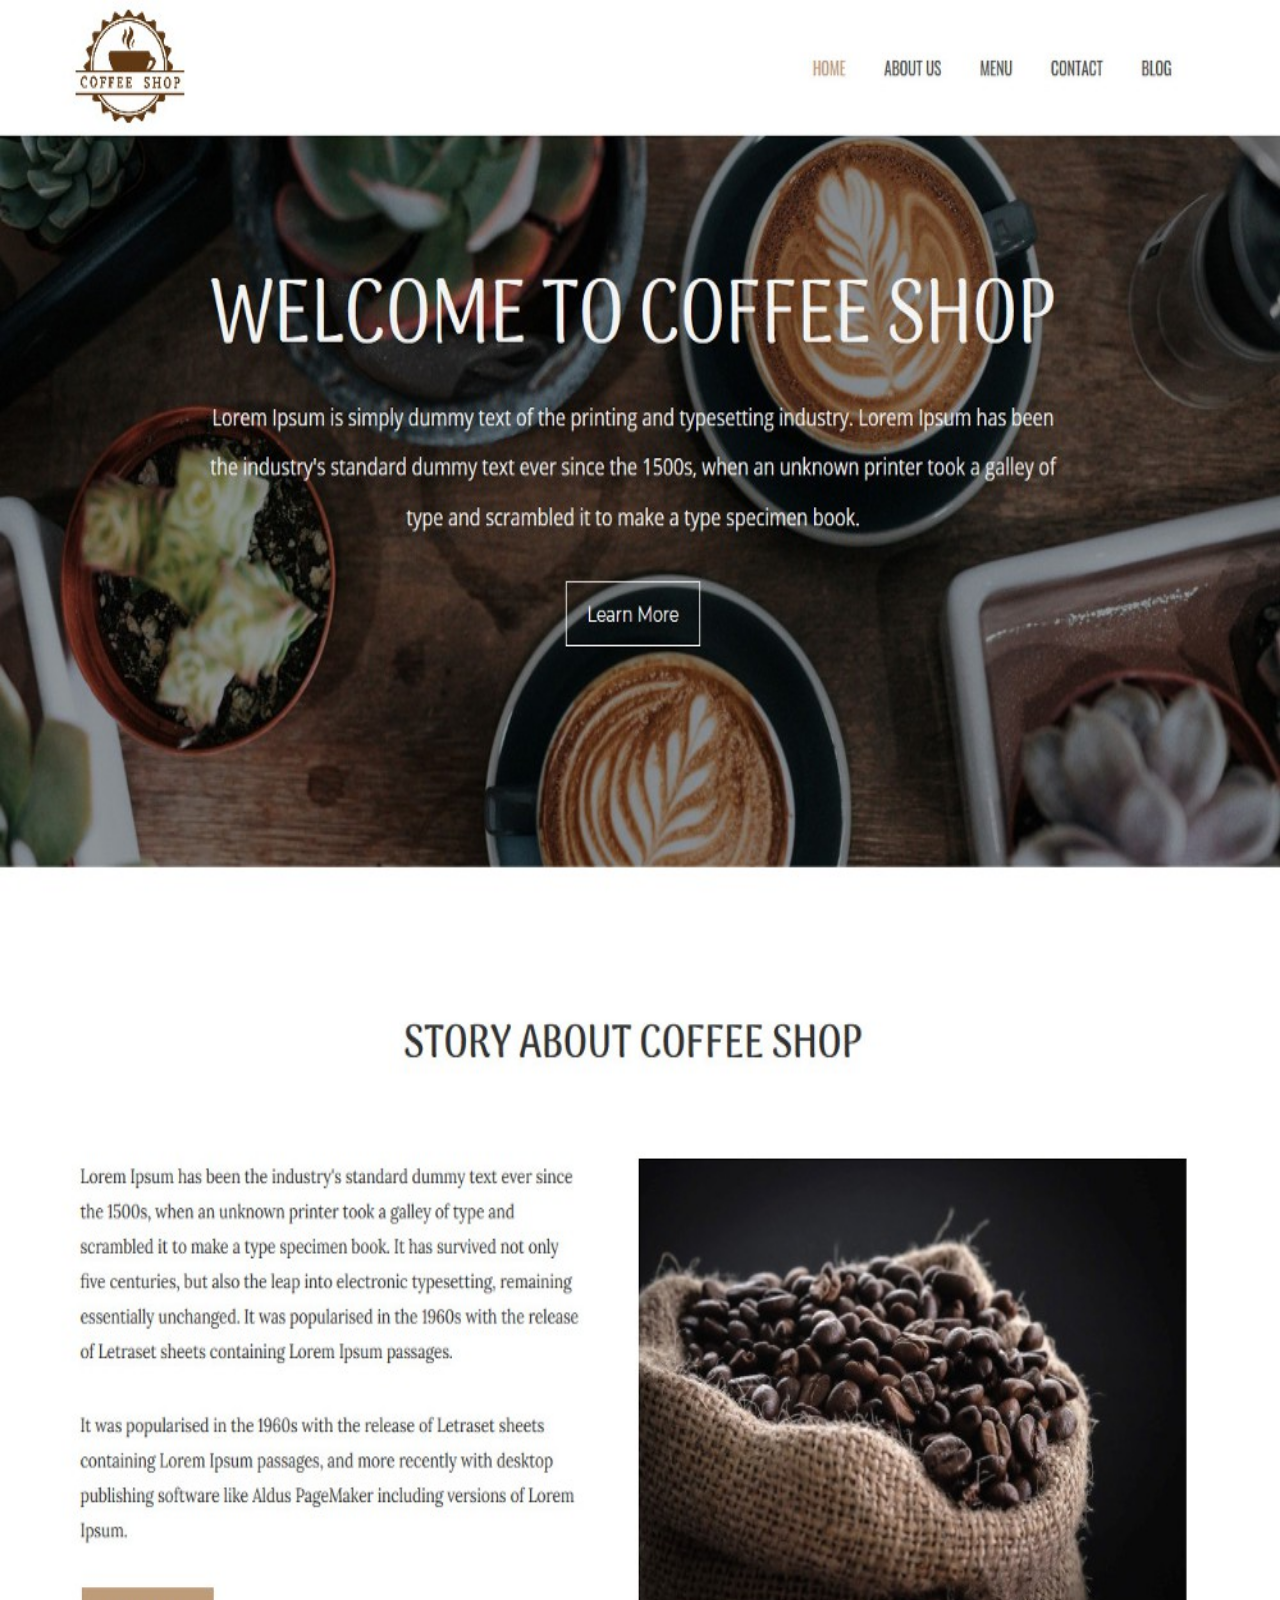
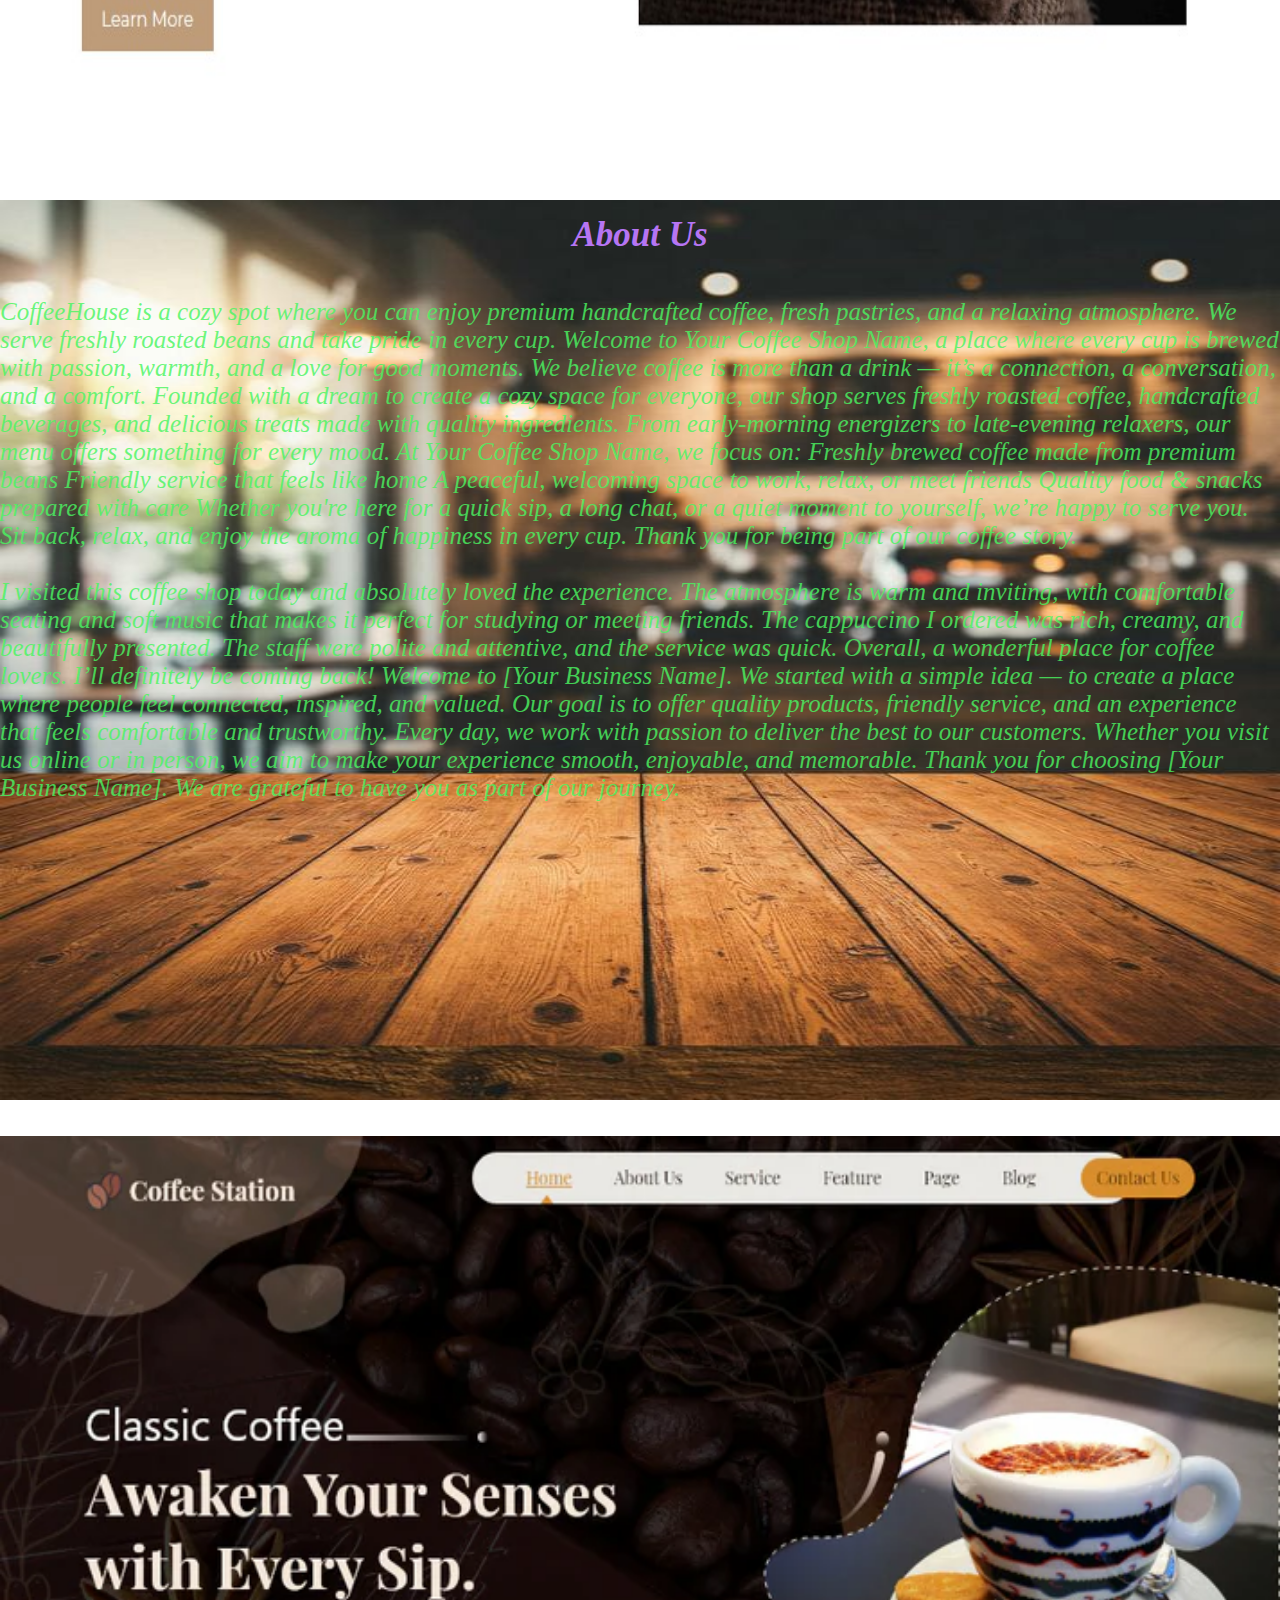
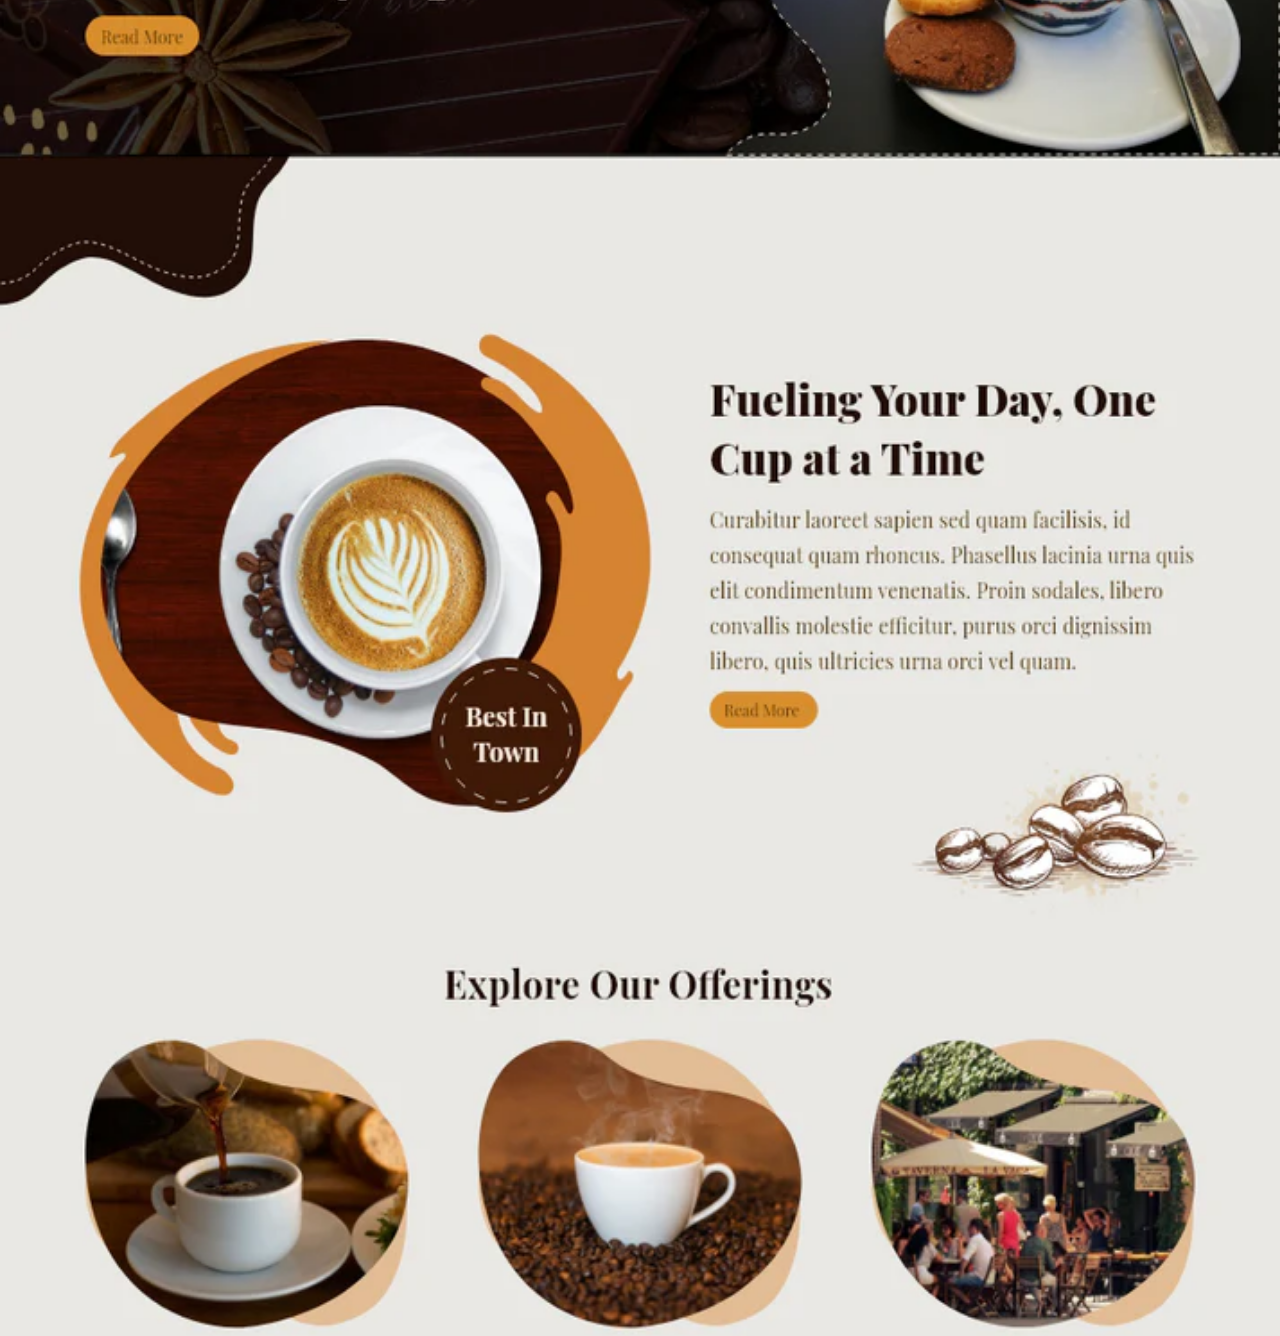
<file: about.html>
<!DOCTYPE html>
<html lang="en">
<head>
    <meta charset="UTF-8">
    <meta name="viewport" content="width=device-width, initial-scale=1.0">
    <title>Document</title>
    <style>
        *{
            margin: 0;
            padding: 0;
            box-sizing: border-box;
        }
        /* body{
             background-image: url(./bgabout.jfif);
             background-repeat: no-repeat;
              /* background-size: 100% 100%; 
              width: 100%;
        } */
        /* About Section */
        .about-text{
            height: 100vh;
             background-image: url(./bgabout.jfif); 
             background-size: 100% 100%; 
             background-repeat: no-repeat;
             color: white;
             /* margin-top: 20px; */
        }
        h2{
            text-align: center;
            font-size: 35px;
            color: rgb(182, 117, 243);
            padding:15px;
            font-style: italic;
        }
        .about-text p{
            font-size: 25px;
            color: rgba(74, 245, 97, 0.815);
            font-style: italic;
        
        }
        .second-about{
            height: 200vh;
            background-image: url(./about1.webp);
            background-repeat: no-repeat;
            background-size: 100% 100%;
        }
        .third-about{
             height: 200vh;
            background-image: url(./about3.jpg);
            background-repeat: no-repeat;
            background-size: 100% 100%;

        }

    
    </style>
</head>
<body>
    <!-- About -->

       </div>
         <div class="third-about">

         </div>

        <div class="about-text">
            <h2>About Us</h2>
    
     <p>
        <br>
     CoffeeHouse is a cozy spot where you can enjoy premium 
     handcrafted coffee, fresh pastries, and a relaxing atmosphere. 
     We serve freshly roasted beans and take pride in every cup.
     Welcome to Your Coffee Shop Name, a place where every cup is brewed with passion, warmth, and a love for good moments.
We believe coffee is more than a drink — it’s a connection, a conversation, and a comfort.

Founded with a dream to create a cozy space for everyone, our shop serves freshly roasted coffee, handcrafted beverages, and delicious treats made with quality ingredients. From early-morning energizers to late-evening relaxers, our menu offers something for every mood.

At Your Coffee Shop Name, we focus on:

Freshly brewed coffee made from premium beans

Friendly service that feels like home

A peaceful, welcoming space to work, relax, or meet friends

Quality food & snacks prepared with care
Whether you're here for a quick sip, a long chat, or a quiet moment to yourself, we’re happy to serve you.
Sit back, relax, and enjoy the aroma of happiness in every cup.
Thank you for being part of our coffee story.
<br>
<br>

I visited this coffee shop today and absolutely loved the experience. The atmosphere is warm and inviting, with comfortable seating and soft music that makes it perfect for studying or meeting friends.
The cappuccino I ordered was rich, creamy, and beautifully presented. The staff were polite and attentive, and the service was quick.
Overall, a wonderful place for coffee lovers. I’ll definitely be coming back!

Welcome to [Your Business Name].
We started with a simple idea — to create a place where people feel connected, inspired, and valued. Our goal is to offer quality products, friendly service, and an experience that feels comfortable and trustworthy.

Every day, we work with passion to deliver the best to our customers. Whether you visit us online or in person, we aim to make your experience smooth, enjoyable, and memorable.

Thank you for choosing [Your Business Name]. We are grateful to have you as part of our journey.
           </p>
        </div>
        <br>
        <br>
        <div class="second-about">
        <!-- <img src="./about1.webp" width="100%" height="90vh"/> -->
         <!-- </div>
         <div class="third-about">

         </div> -->

      </div>
    </section>

    
</body>
</html>
</file>
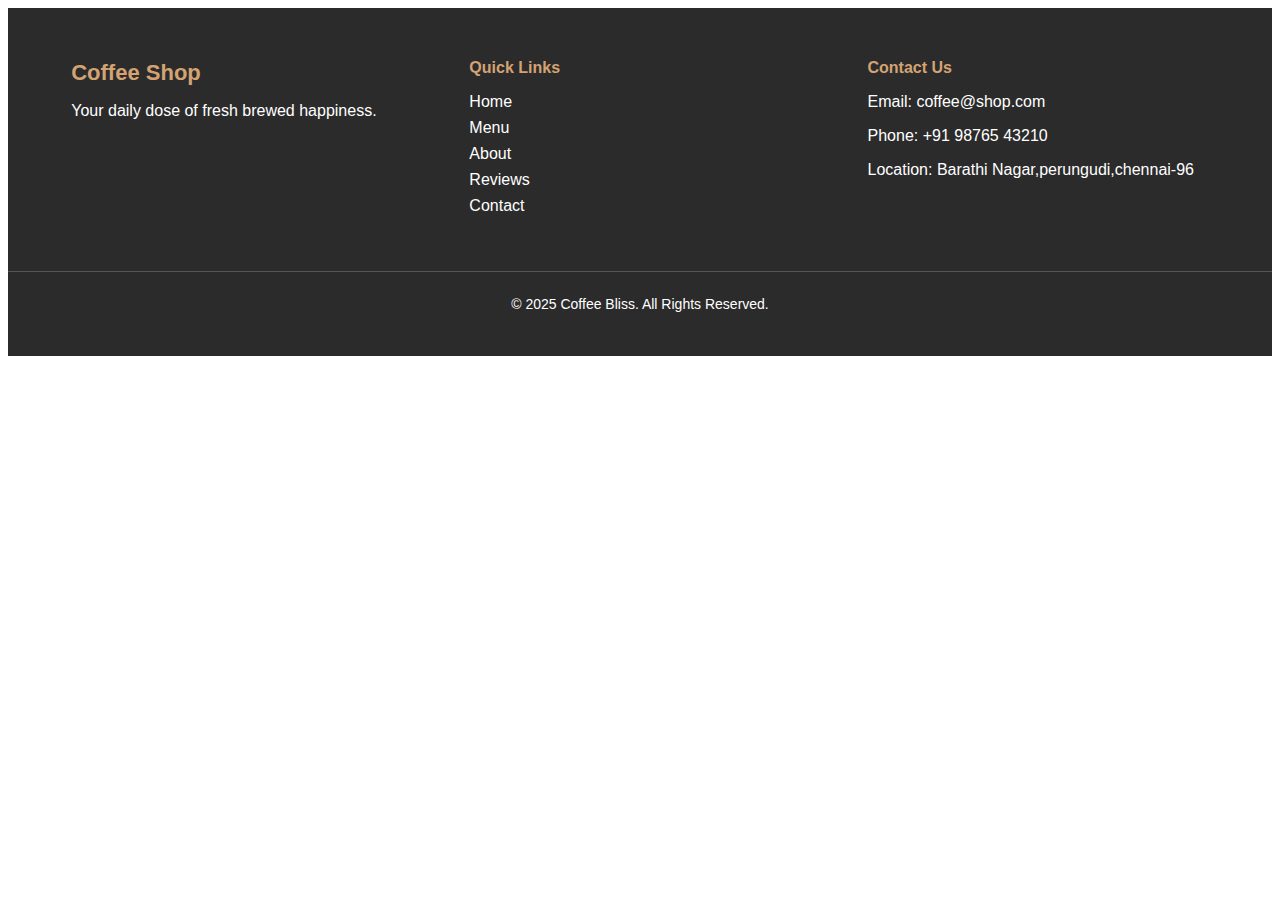
<file: contact.html>
<!DOCTYPE html>
<html lang="en">
<head>
    <meta charset="UTF-8">
    <meta name="viewport" content="width=device-width, initial-scale=1.0">
    <title>Document</title>
    <style>
  
        .footer {
          /* height: 60vh; */
  background: #2b2b2b;
  color: white;
  padding: 30px 0;
   /* background-image: url(./footer1.jfif); */
  font-family: Arial, sans-serif;
}

.footer-container {
  width: 90%;
  /* font-size:20px; */
  margin: auto;
  display: flex;
  justify-content: space-between;
  flex-wrap: wrap;
  /* background-image: url(./footer1.jfif); */
}

.footer-section {
  width: 30%;
  min-width: 200px;
  margin-bottom: 20px;
   /* background-image: url(./footer1.jfif); */
}

.footer-section h3 {
  font-size: 22px;
  margin-bottom: 10px;
  color: #d4a373;
}

.footer-section h4 {
  margin-bottom: 10px;
  color: #d4a373;
}

.footer-section ul {
  list-style: none;
  padding: 0;
}

.footer-section ul li {
  margin-bottom: 8px;
}

.footer-section ul li a {
  color: white;
  text-decoration: none;
}

.footer-section ul li a:hover {
  color: #d4a373;
}

.footer-bottom {
  text-align: center;
  margin-top: 20px;
  padding-top: 10px;
  border-top: 1px solid #555;
  font-size: 14px;
}
    </style>
    </head>
    <body>
        <footer class="footer">
  <div class="footer-container">

    <div class="footer-section">
      <h3>Coffee Shop</h3>
      <p>Your daily dose of fresh brewed happiness.</p>
    </div>

    <div class="footer-section">
      <h4>Quick Links</h4>
      <ul>
        <li><a href="#home">Home</a></li>
        <li><a href="#menu">Menu</a></li>
        <li><a href="#about">About</a></li>
        <li><a href="#review">Reviews</a></li>
        <li><a href="#contact">Contact</a></li>
      </ul>
    </div>

    <div class="footer-section">
      <h4>Contact Us</h4>
      <p>Email: coffee@shop.com</p>
      <p>Phone: +91 98765 43210</p>
      <p>Location: Barathi Nagar,perungudi,chennai-96</p>
    </div>

  </div>

  <div class="footer-bottom">
    <p>© 2025 Coffee Bliss. All Rights Reserved.</p>
  </div>
  
  <!-- <div class="footer-img"> -->
    <!-- <img src="./foo3.jfif" width="800px" height="300px" /> -->

  <!-- </div> -->
</footer>

    </body>


    
</body>
</html>
</file>
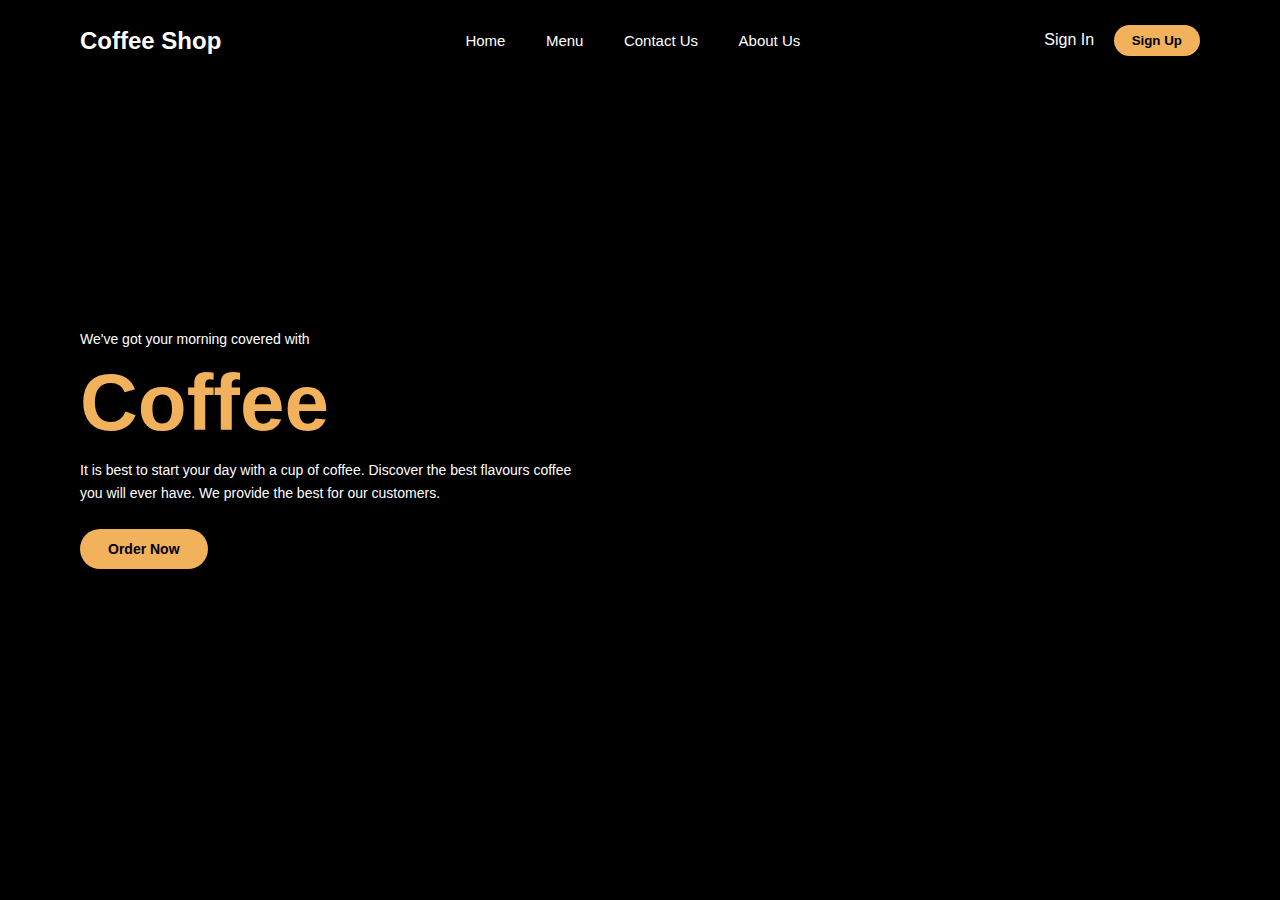
<file: login.html>
<!DOCTYPE html>
<html lang="en">
<head>
    <meta charset="UTF-8">
    <meta name="viewport" content="width=device-width, initial-scale=1.0">
    <title>Document</title>
    <style>
        * {
    margin: 0;
    padding: 0;
    box-sizing: border-box;
    font-family: 'Poppins', sans-serif;
}

body {
    background-color: #000;
}

/* Header */
header {
    display: flex;
    justify-content: space-between;
    align-items: center;
    padding: 25px 80px;
    position: absolute;
    width: 100%;
    z-index: 10;
}

.logo {
    color: #fff;
    font-size: 24px;
    font-weight: bold;
}

nav a {
    color: #fff;
    text-decoration: none;
    margin: 0 18px;
    font-size: 15px;
}

.auth a {
    color: #fff;
    text-decoration: none;
    margin-right: 15px;
}

.auth button {
    background-color: #f2b15b;
    border: none;
    padding: 8px 18px;
    border-radius: 20px;
    cursor: pointer;
    font-weight: 600;
    box-shadow: 0 0 10px black;
}
.auth button:hover{
    /* background-color: rgb(114, 53, 53); */
     background: linear-gradient(lightpink,blue,pink);
    color: white;
    box-shadow: 0 0 10px blue;
}


/* Hero Section */
.hero {
    height: 100vh;
    background: linear-gradient(
        rgba(0,0,0,0.7),
        rgba(0,0,0,0.7)
    ),
    url("https://images.unsplash.com/photo-1509042239860-f550ce710b93")no-repeat center/cover;
    /* background-repeat: no-repeat;
    background-size: 100% 100%; */
    display: flex;
    align-items: center;
    padding-left: 80px;
}

.content {
    max-width: 500px;
    color: #fff;
}

.tagline {
    font-size: 14px;
    margin-bottom: 10px;
}

.content h1 {
    font-size: 80px;
    color: #f2b15b;
    margin-bottom: 10px;
}

.desc {
    font-size: 14px;
    line-height: 1.6;
    margin-bottom: 25px;
}

.order-btn {
    background-color: #f2b15b;
    border: none;
    padding: 12px 28px;
    border-radius: 25px;
    font-size: 14px;
    cursor: pointer;
    font-weight: 600;
    box-shadow:0 0 10px black;
}
.order-btn:hover{
    /* background-color: rgb(122, 50, 50); */
     background: linear-gradient(lightpink,blue,pink);
    color: white;
    box-shadow:0 0 10px blue;

}


    </style>
</head>
<body>
    <header>
    <div class="logo">Coffee Shop</div>

    <nav>
        <a href="#">Home</a>
        <a href="#">Menu</a>
        <a href="#">Contact Us</a>
        <a href="#">About Us</a>
    </nav>

    <div class="auth">
        <a href="#">Sign In</a>
        <button>Sign Up</button>
    </div>
</header>

<section class="hero">
    <div class="content">
        <p class="tagline">We've got your morning covered with</p>
        <h1>Coffee</h1>
        <p class="desc">
            It is best to start your day with a cup of coffee.
            Discover the best flavours coffee you will ever have.
            We provide the best for our customers.
        </p>
        <button class="order-btn">Order Now</button>
    </div>
</section>
    

    
</body>
</html>
</file>
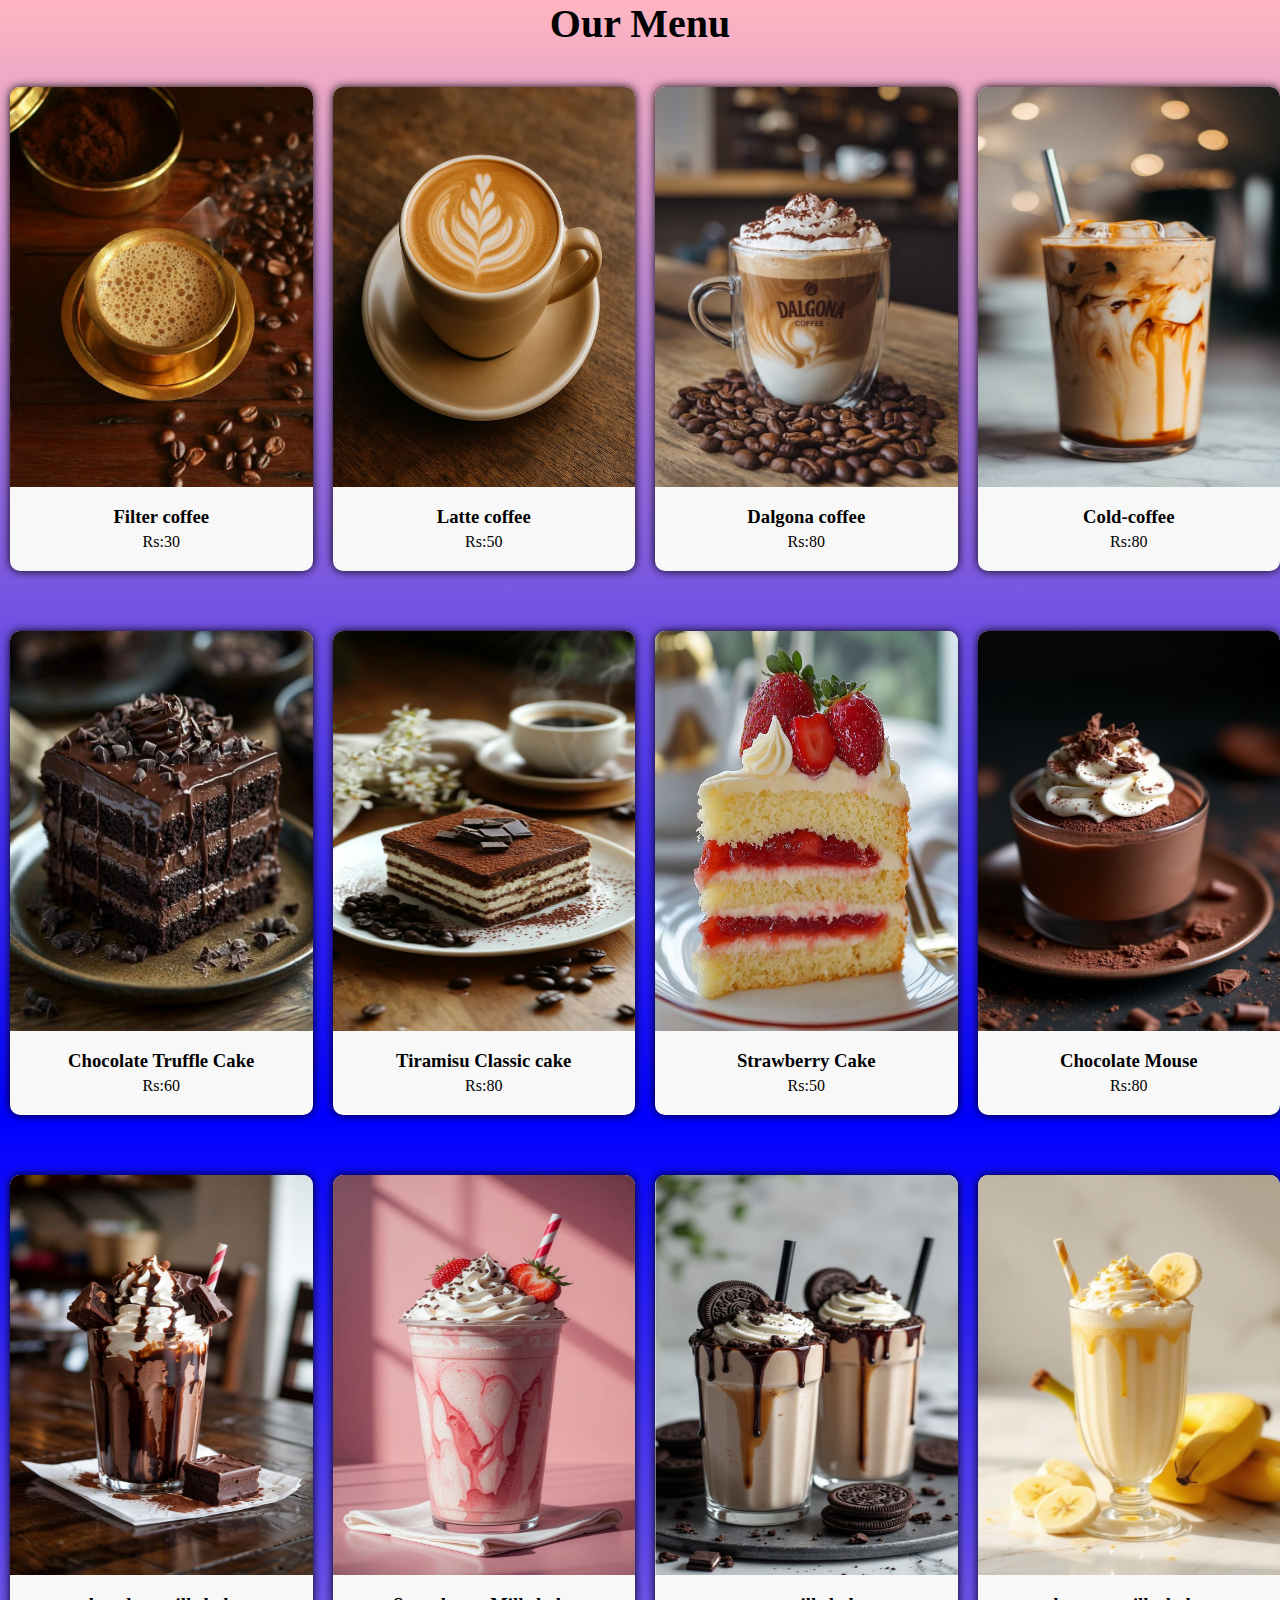
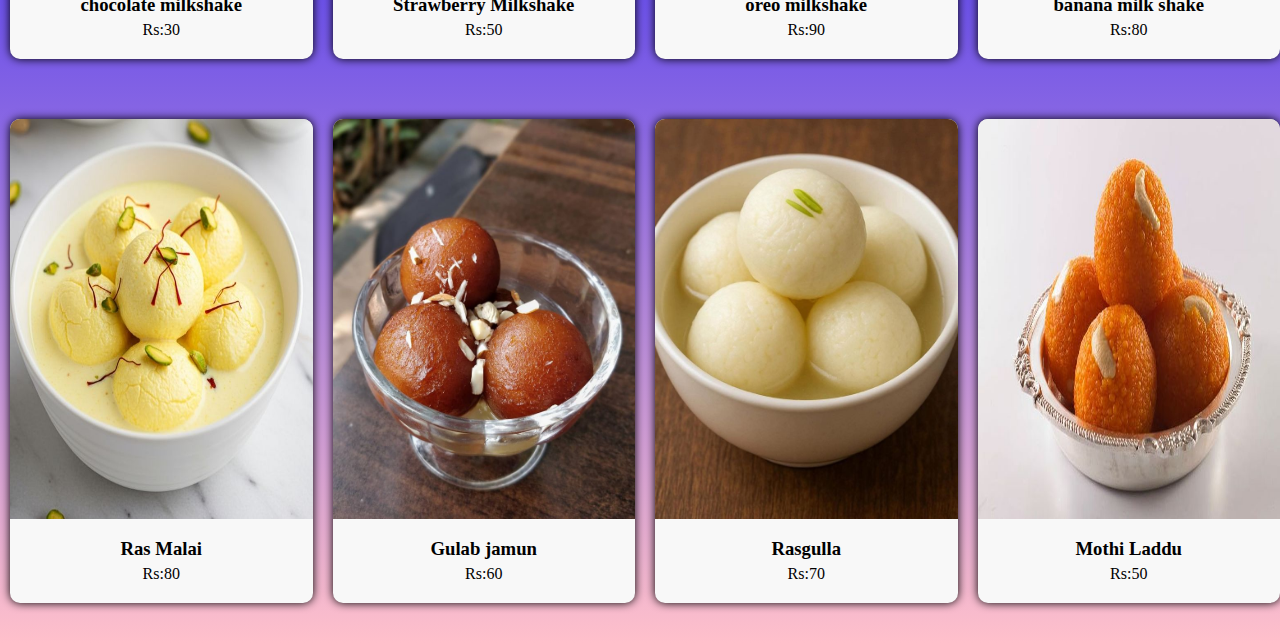
<file: menu.html>
<!DOCTYPE html>
<html lang="en">
<head>
    <meta charset="UTF-8">
    <meta name="viewport" content="width=device-width, initial-scale=1.0">
    <title>Document</title>
    <style>
        *{
            margin: 0;
            padding: 0;
            box-sizing: border-box;   
        }
        body{
            /* background-color:white; */
            background: linear-gradient(lightpink,blue,pink);
        }
        .section-title{
            text-align: center;
            font-size: 40px;
            margin-bottom: 40px;
        }
        .menu-container{
            /* width: 100%;
            height: 100%; */
            display: grid;
            grid-template-columns: repeat(auto-fit, minmax(260px, 1fr));
            /* grid-template-columns: 1fr 1fr minmax(200px,1fr); */
            gap: 20px; 
            margin-left: 10px;     
        }
        .item {
    text-align: center;
    border-radius: 10px;
    background: #f8f8f8;
    padding-bottom: 20px;
    box-shadow: 0 0 10px black;
    margin-bottom: 40px;
    animation:item-list 2s ease-in-out forwards ;
}
@keyframes item-list{
    0%{
        transform: translateY(-100px);
        opacity: 0;
    }
    50%{
        opacity: 0;
    }
    100%{
        transform: translateY(0);
        opacity: 1;
    }

}
.item img {
    width: 100%;
    border-radius: 10px 10px 0 0;
}
.item h3 {
    margin: 15px 0 5px;
}
.item:hover{
    box-shadow: 0 0 20px rgb(245, 169, 5);

}
.item-text{
    text-align: center;
    border-radius: 10px;
    background: #f8f8f8;
    padding-bottom: 20px;
    box-shadow: 0 0 10px black;
    margin-bottom: 40px;
    animation:item-list 2s ease-in-out forwards ;
}
.item-text img {
    width: 100%;
    border-radius: 10px 10px 0 0;
}
.item-text h3 {
    margin: 15px 0 5px;
}
.item-text:hover{
    box-shadow: 0 0 20px rgb(245, 169, 5);
}

.item-first{
    text-align: center;
    border-radius: 10px;
    background: #f8f8f8;
    padding-bottom: 20px;
    box-shadow: 0 0 10px black;
    margin-bottom: 40px;
    animation:item-list 3s ease-in-out forwards ;
}
.item-first img {
    width: 100%;
    border-radius: 10px 10px 0 0;
}
.item-first h3 {
    margin: 15px 0 5px;
}
.item-first:hover{
    box-shadow: 0 0 20px rgb(245, 169, 5);
}

.item-second{
    text-align: center;
    border-radius: 10px;
    background: #f8f8f8;
    padding-bottom: 20px;
    box-shadow: 0 0 10px black;
    margin-bottom: 40px;
    animation:item-list 4s ease-in-out forwards ;
}
.item-second img {
    width: 100%;
    border-radius: 10px 10px 0 0;
}
.item-second h3 {
    margin: 15px 0 5px;
}
.item-second:hover{
    box-shadow: 0 0 20px rgb(245, 169, 5);
}

.item-third{
    text-align: center;
    border-radius: 10px;
    background: #f8f8f8;
    padding-bottom: 20px;
    box-shadow: 0 0 10px black;
    margin-bottom: 40px;
    animation:item-list 5s ease-in-out forwards ;
}
.item-third img {
    width: 100%;
    border-radius: 10px 10px 0 0;
}
.item-third h3 {
    margin: 15px 0 5px;
}
.item-third:hover{
    box-shadow: 0 0 20px rgb(245, 169, 5);
}
.item-four{
    text-align: center;
    border-radius: 10px;
    background: #f8f8f8;
    padding-bottom: 20px;
    box-shadow: 0 0 10px black;
    margin-bottom: 40px;
    animation:item-list 6s ease-in-out forwards ;
}
.item-four img {
    width: 100%;
    border-radius: 10px 10px 0 0;
}
.item-four h3 {
    margin: 15px 0 5px;
}
.item-four:hover{
    box-shadow: 0 0 20px rgb(245, 169, 5);
}
.item-five{
    text-align: center;
    border-radius: 10px;
    background: #f8f8f8;
    padding-bottom: 20px;
    box-shadow: 0 0 10px black;
    margin-bottom: 40px;
    animation:item-list 7s ease-in-out forwards ;
}
.item-five img {
    width: 100%;
    border-radius: 10px 10px 0 0;
}
.item-five h3 {
    margin: 15px 0 5px;
}
.item-five:hover{
    box-shadow: 0 0 20px rgb(245, 169, 5);
}
.item-six{
    text-align: center;
    border-radius: 10px;
    background: #f8f8f8;
    padding-bottom: 20px;
    box-shadow: 0 0 10px black;
    margin-bottom: 40px;
    animation:item-list 8s ease-in-out forwards ;
}
.item-six img {
    width: 100%;
    border-radius: 10px 10px 0 0;
}
.item-six h3 {
    margin: 15px 0 5px;
}
.item-six:hover{
    box-shadow: 0 0 20px rgb(245, 169, 5);
}
.item-end{
    text-align: center;
    border-radius: 10px;
    background: #f8f8f8;
    padding-bottom: 20px;
    box-shadow: 0 0 10px black;
    margin-bottom: 40px;
    animation:item-list 9s ease-in-out forwards ;
}
.item-end img {
    width: 100%;
    border-radius: 10px 10px 0 0;
}
.item-end h3 {
    margin: 15px 0 5px;
}
.item-end:hover{
    box-shadow: 0 0 20px rgb(245, 169, 5);
}


    </style>
</head>
<body>
     <!-- Menu Section -->
        <!-- <section id="menu.html" class="menu"> -->
        <h2 class="section-title">Our Menu</h2>
        <div class="menu-container">

            <div class="item-text">
                <img src="./img3.jfif" alt="" width="400px" height="400px">
                <h3>Filter coffee</h3>
                <p>Rs:30</p>
            </div>

            <div class="item-first">
                <img src="./img1.jfif" alt="" width="500px" height="400px">
                <h3>Latte coffee</h3>
                <p>Rs:50</p>
            </div>

            <div class="item-second">
                <img src="./img5.jfif" alt=""width="400px" height="400px">
                <h3>Dalgona coffee</h3>
                <p>Rs:80</p>
            </div>

            <div class="item-third">
                <img src="./img8.jfif" alt="" width="400px" height="400px">
                <h3>Cold-coffee</h3>
                <p>Rs:80</p>
            </div>
            
            <!--next menu-2-->

    <div class="item-four">
                <img src="./cake.jfif" alt="" width="400px" height="400px">
                <h3>Chocolate Truffle Cake</h3>
                <p>Rs:60</p>
            </div>

            <div class="item-five">
                <img src="./img13.jfif" alt="" width="400px" height="400px">
                <h3>Tiramisu Classic cake</h3>
                <p>Rs:80</p>
            </div>

            <div class="item-six">
                <img src="./img2.jfif" alt=""width="400px" height="400px">
                <h3>Strawberry Cake</h3>
                <p>Rs:50</p>
            </div>
             <div class="item-end">
                <img src="./img11.jfif" alt=""width="400px" height="400px">
                <h3>Chocolate Mouse</h3>
                <p>Rs:80</p>
            </div>
            <!--next menu-3-->
            <div class="item">
                <img src="./img6.jfif" alt="" width="400px" height="400px">
                <h3>chocolate milkshake</h3>
                <p>Rs:30</p>
            </div>

            <div class="item">
                <img src="./img16.jfif" alt="" width="400px" height="400px">
                <h3>Strawberry Milkshake</h3>
                <p>Rs:50</p>
            </div>

            <div class="item">
                <img src="./img9.jfif" alt=""width="400px" height="400px">
                <h3>oreo milkshake</h3>
                <p>Rs:90</p>
            </div>
             <div class="item">
                <img src="./img4.jfif" alt=""width="400px" height="400px">
                <h3>banana milk shake</h3>
                <p>Rs:80</p>
            </div>
            <!--Menu-4-->
            <div class="item">
                <img src="./rasamalayii.jfif" alt="" width="400px" height="400px">
                <h3>Ras Malai</h3>
                <p>Rs:80</p>
                </div>
                
                <div class="item">
                <img src="./img10.jfif" alt="" width="400px" height="400px">
                <h3>Gulab jamun</h3>
                <p>Rs:60</p>
            </div>

            <div class="item">
                <img src="./gulla.jfif" alt="" width="400px" height="400px">
                <h3>Rasgulla</h3>
                <p>Rs:70</p>
            </div>

            <div class="item">
                <img src="./laddu.jfif" alt="" width="400px" height="400px">
                <h3>Mothi Laddu</h3>
                <p>Rs:50</p>
            </div>
            </div>

        </div>
        </section>





    
</body>
</html>
</file>
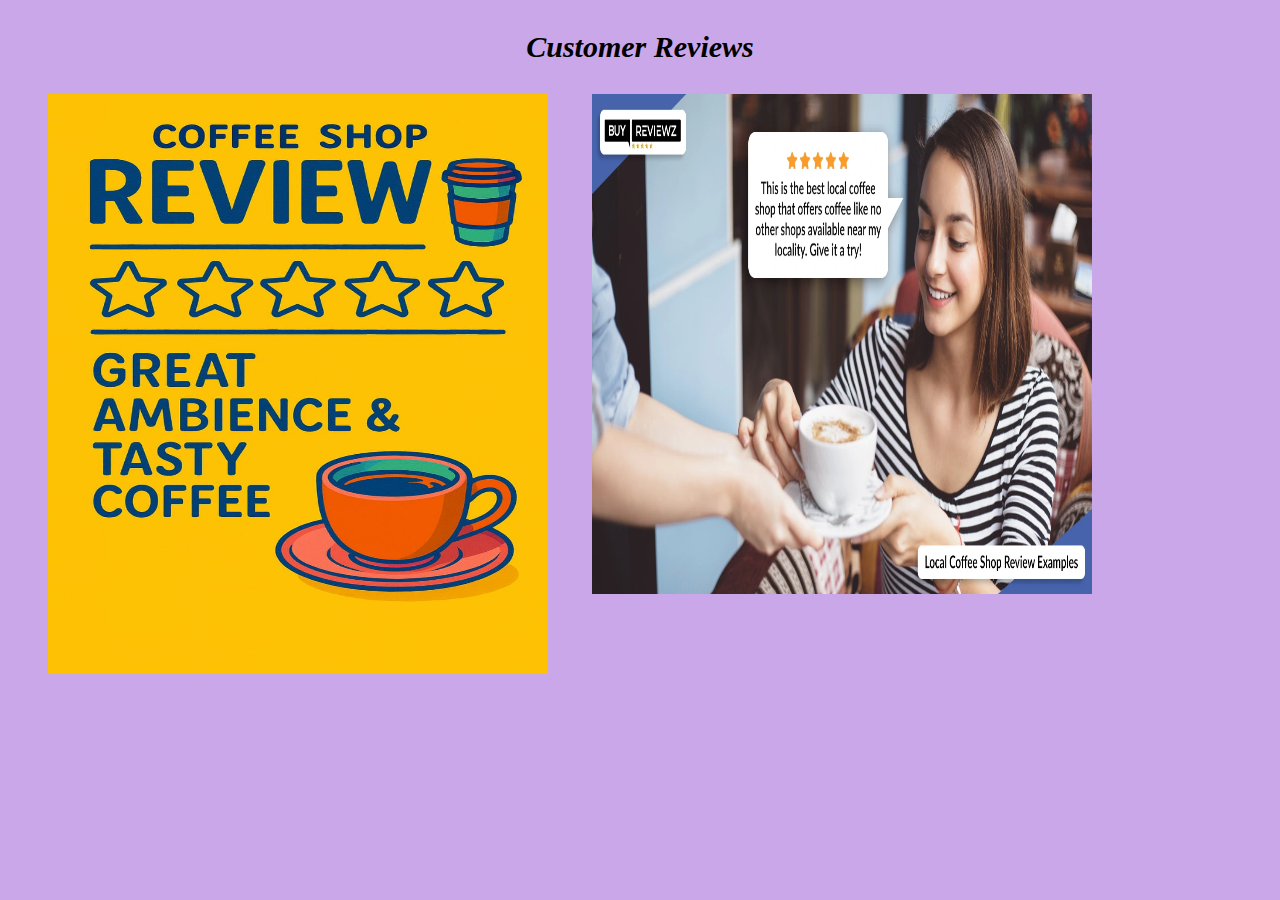
<file: review.html>
<!DOCTYPE html>
<html lang="en">
<head>
    <meta charset="UTF-8">
    <meta name="viewport" content="width=device-width, initial-scale=1.0">
    <title>Document</title>
    <style>
        body{
            background-color: rgb(201, 167, 233);
        }
        h3{
            text-align: center;
            font-size: 30px;
            font-style: italic;
        }
        /* .Reviews-text{
            background-image: url(./review2.jfif);
            background-repeat: no-repeat; 
             background-size: 100% 100%; 
        } */
         .first-review{
            /* display: flex; */
            /* gap: 40px; */
            margin-left: 40px;
         }
         .review-img{
            margin-bottom: 80px; 
            margin-left: 40px;
         }
         
    </style>
</head>
<body>
    <!-- Reviews -->

     <section id="Reviews" class="Reviews">
        <h3 class="review">Customer Reviews</h3>
        <div class="Reviews-text">
            <img src="./review1.jfif" width="500px" height="580px" class="first-review"/>
            <img src="./review3.webp" width="500px" height="500px" class="review-img"/>
    
        </div>
     </section>
    
</body>
</html>
</file>
